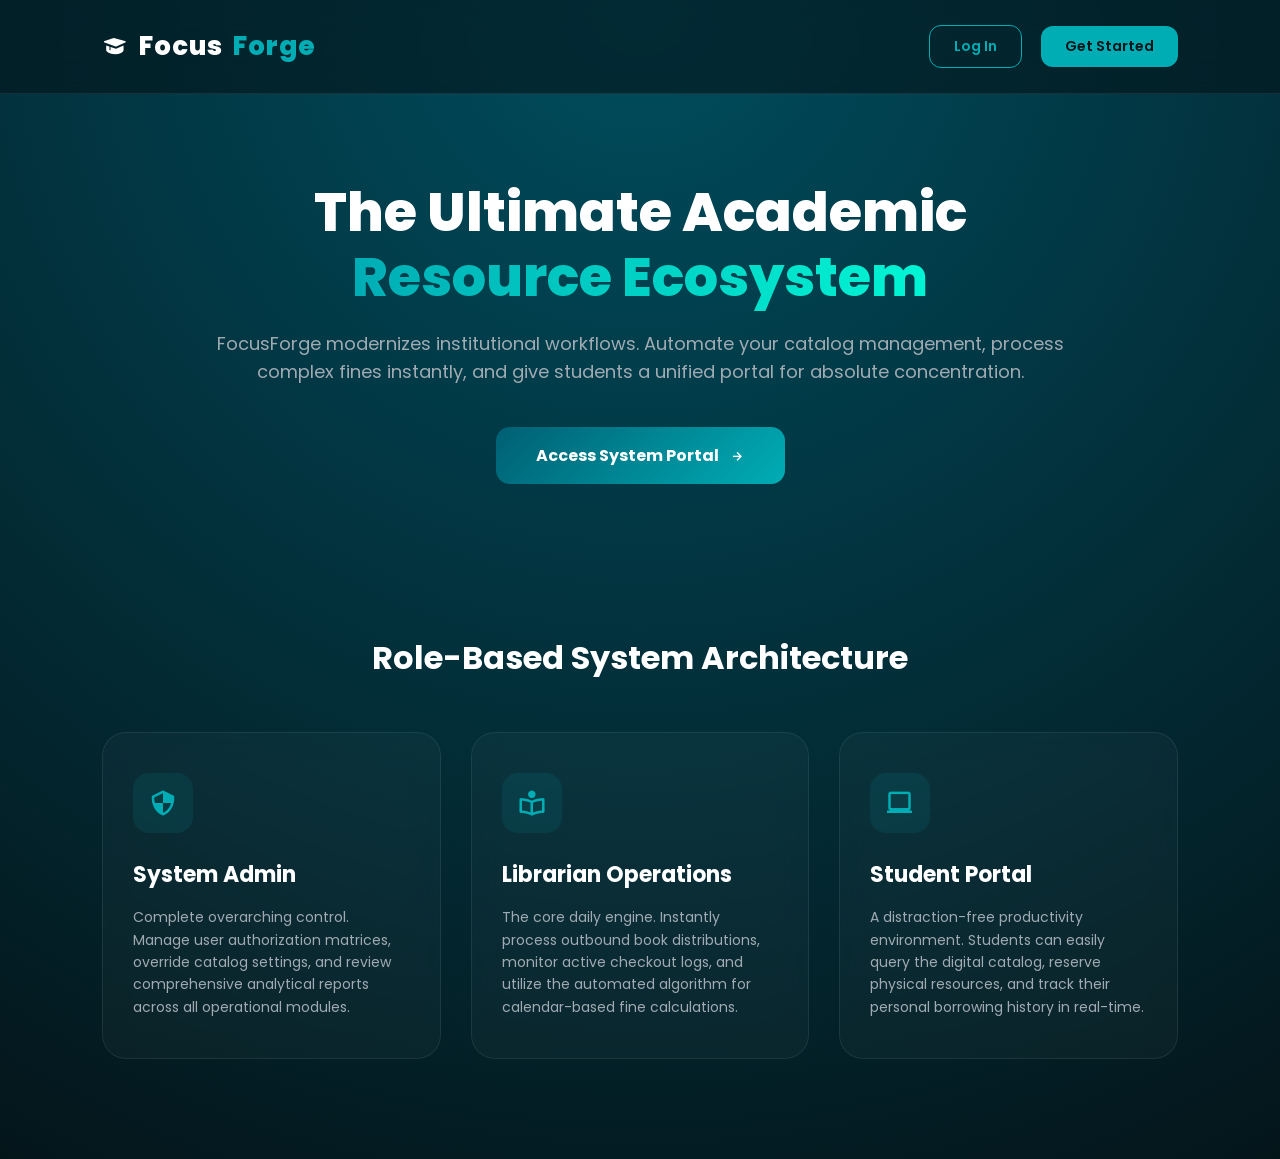
<file: Index.html>
<!DOCTYPE html>
<html lang="en">
<head>
  <meta charset="UTF-8" />
  <meta name="viewport" content="width=device-width, initial-scale=1.0" />
  <title>FocusForge | Digital Library & Productivity</title>
  
  <link href='https://unpkg.com/boxicons@2.1.4/css/boxicons.min.css' rel='stylesheet'>
  
  <style>
    @import url("https://fonts.googleapis.com/css2?family=Poppins:wght@300;400;500;600;700;800&display=swap");

    :root {
      --dark-cyan: #005f73;
      --electric-cyan: #00adb5;
      --bg-dark: #04151a; /* Deep, moody background */
      --glass-bg: rgba(255, 255, 255, 0.03);
      --glass-border: rgba(255, 255, 255, 0.08);
      --text-main: #ffffff;
      --text-muted: #a0aab2;
    }

    * {
      margin: 0;
      padding: 0;
      box-sizing: border-box;
      font-family: "Poppins", sans-serif;
    }

    body {
      background: radial-gradient(circle at top center, #004d5e, var(--bg-dark));
      color: var(--text-main);
      min-height: 100vh;
      overflow-x: hidden;
    }

    /* Initial Load Animation */
    @keyframes fadeUp {
      from { opacity: 0; transform: translateY(30px); }
      to { opacity: 1; transform: translateY(0); }
    }

    .animate-up {
      animation: fadeUp 1s cubic-bezier(0.165, 0.84, 0.44, 1) forwards;
      opacity: 0;
    }

    /* --- Navigation --- */
    nav {
      display: flex;
      justify-content: space-between;
      align-items: center;
      padding: 25px 8%;
      background: rgba(4, 21, 26, 0.6);
      backdrop-filter: blur(15px);
      border-bottom: 1px solid var(--glass-border);
      position: fixed;
      width: 100%;
      top: 0;
      z-index: 100;
    }

    .logo {
      font-size: 26px;
      font-weight: 800;
      letter-spacing: 1px;
      display: flex;
      align-items: center;
      gap: 10px;
    }

    .logo span { color: var(--electric-cyan); }

    .nav-actions button {
      padding: 10px 24px;
      border-radius: 12px;
      font-weight: 600;
      font-size: 14px;
      cursor: pointer;
      transition: all 0.3s ease;
      margin-left: 15px;
    }

    .btn-outline {
      background: transparent;
      border: 1px solid var(--electric-cyan);
      color: var(--electric-cyan);
    }

    .btn-outline:hover {
      background: rgba(0, 173, 181, 0.1);
      box-shadow: 0 0 15px rgba(0, 173, 181, 0.3);
    }

    .btn-solid {
      background: var(--electric-cyan);
      border: none;
      color: var(--bg-dark);
    }

    .btn-solid:hover {
      background: #00cfd9;
      transform: translateY(-2px);
      box-shadow: 0 8px 20px rgba(0, 173, 181, 0.4);
    }

    /* --- Hero Section --- */
    .hero {
      text-align: center;
      padding: 180px 20px 100px;
      max-width: 900px;
      margin: 0 auto;
    }

    .hero h1 {
      font-size: 54px;
      font-weight: 800;
      line-height: 1.2;
      margin-bottom: 20px;
    }

    .hero h1 span {
      background: linear-gradient(90deg, #00adb5, #00f5d4);
      -webkit-background-clip: text;
      -webkit-text-fill-color: transparent;
    }

    .hero p {
      font-size: 18px;
      color: var(--text-muted);
      margin-bottom: 40px;
      line-height: 1.6;
    }

    .hero-btn {
      padding: 16px 40px;
      font-size: 16px;
      border-radius: 14px;
      background: linear-gradient(135deg, var(--dark-cyan), var(--electric-cyan));
      border: none;
      color: white;
      font-weight: 700;
      cursor: pointer;
      display: inline-flex;
      align-items: center;
      gap: 10px;
      transition: all 0.3s ease;
    }

    .hero-btn:hover {
      transform: translateY(-3px) scale(1.02);
      box-shadow: 0 15px 30px rgba(0, 173, 181, 0.3);
    }

    /* --- Roles / Features Grid --- */
    .roles-section {
      padding: 50px 8% 100px;
      max-width: 1400px;
      margin: 0 auto;
    }

    .section-title {
      text-align: center;
      font-size: 32px;
      margin-bottom: 50px;
      font-weight: 700;
    }

    .grid {
      display: grid;
      grid-template-columns: repeat(auto-fit, minmax(300px, 1fr));
      gap: 30px;
    }

    /* Premium Glassmorphism Cards */
    .glass-card {
      background: var(--glass-bg);
      backdrop-filter: blur(12px);
      -webkit-backdrop-filter: blur(12px);
      border: 1px solid var(--glass-border);
      padding: 40px 30px;
      border-radius: 24px;
      transition: all 0.4s ease;
      position: relative;
      overflow: hidden;
    }

    .glass-card::before {
      content: '';
      position: absolute;
      top: 0; left: 0; width: 100%; height: 4px;
      background: transparent;
      transition: all 0.4s ease;
    }

    .glass-card:hover {
      transform: translateY(-10px);
      background: rgba(255, 255, 255, 0.05);
      border-color: rgba(0, 173, 181, 0.3);
      box-shadow: 0 20px 40px rgba(0, 0, 0, 0.4);
    }

    .glass-card:hover::before {
      background: linear-gradient(90deg, var(--dark-cyan), var(--electric-cyan));
    }

    .card-icon {
      width: 60px;
      height: 60px;
      background: rgba(0, 173, 181, 0.1);
      border-radius: 16px;
      display: flex;
      align-items: center;
      justify-content: center;
      font-size: 30px;
      color: var(--electric-cyan);
      margin-bottom: 25px;
    }

    .glass-card h3 {
      font-size: 22px;
      margin-bottom: 15px;
    }

    .glass-card p {
      color: var(--text-muted);
      font-size: 14px;
      line-height: 1.6;
    }

  </style>
</head>
<body>

  <nav class="animate-up" style="animation-delay: 0.1s;">
    <div class="logo">
      <i class='bx bxs-graduation'></i> Focus<span>Forge</span>
    </div>
    <div class="nav-actions" id="auth-nav-container">
      <button id="nav-login-btn" class="btn-outline" onclick="window.location.href='Login.html'">Log In</button>
      <button id="nav-register-btn" class="btn-solid" onclick="window.location.href='Register.html'">Get Started</button>
    </div>
  </nav>

  <section class="hero animate-up" style="animation-delay: 0.3s;">
    <h1>The Ultimate Academic <br><span>Resource Ecosystem</span></h1>
    <p>FocusForge modernizes institutional workflows. Automate your catalog management, process complex fines instantly, and give students a unified portal for absolute concentration.</p>
    
    <button id="hero-cta-btn" class="hero-btn" onclick="window.location.href='Login.html'">
      Access System Portal <i class='bx bx-right-arrow-alt'></i>
    </button>
  </section>

  <section class="roles-section animate-up" style="animation-delay: 0.5s;">
    <h2 class="section-title">Role-Based System Architecture</h2>
    
    <div class="grid">
      <div class="glass-card">
        <div class="card-icon"><i class='bx bx-shield-quarter'></i></div>
        <h3>System Admin</h3>
        <p>Complete overarching control. Manage user authorization matrices, override catalog settings, and review comprehensive analytical reports across all operational modules.</p>
      </div>

      <div class="glass-card">
        <div class="card-icon"><i class='bx bx-book-reader'></i></div>
        <h3>Librarian Operations</h3>
        <p>The core daily engine. Instantly process outbound book distributions, monitor active checkout logs, and utilize the automated algorithm for calendar-based fine calculations.</p>
      </div>

      <div class="glass-card">
        <div class="card-icon"><i class='bx bx-laptop'></i></div>
        <h3>Student Portal</h3>
        <p>A distraction-free productivity environment. Students can easily query the digital catalog, reserve physical resources, and track their personal borrowing history in real-time.</p>
      </div>
    </div>
  </section>

</body>
</html>
</file>
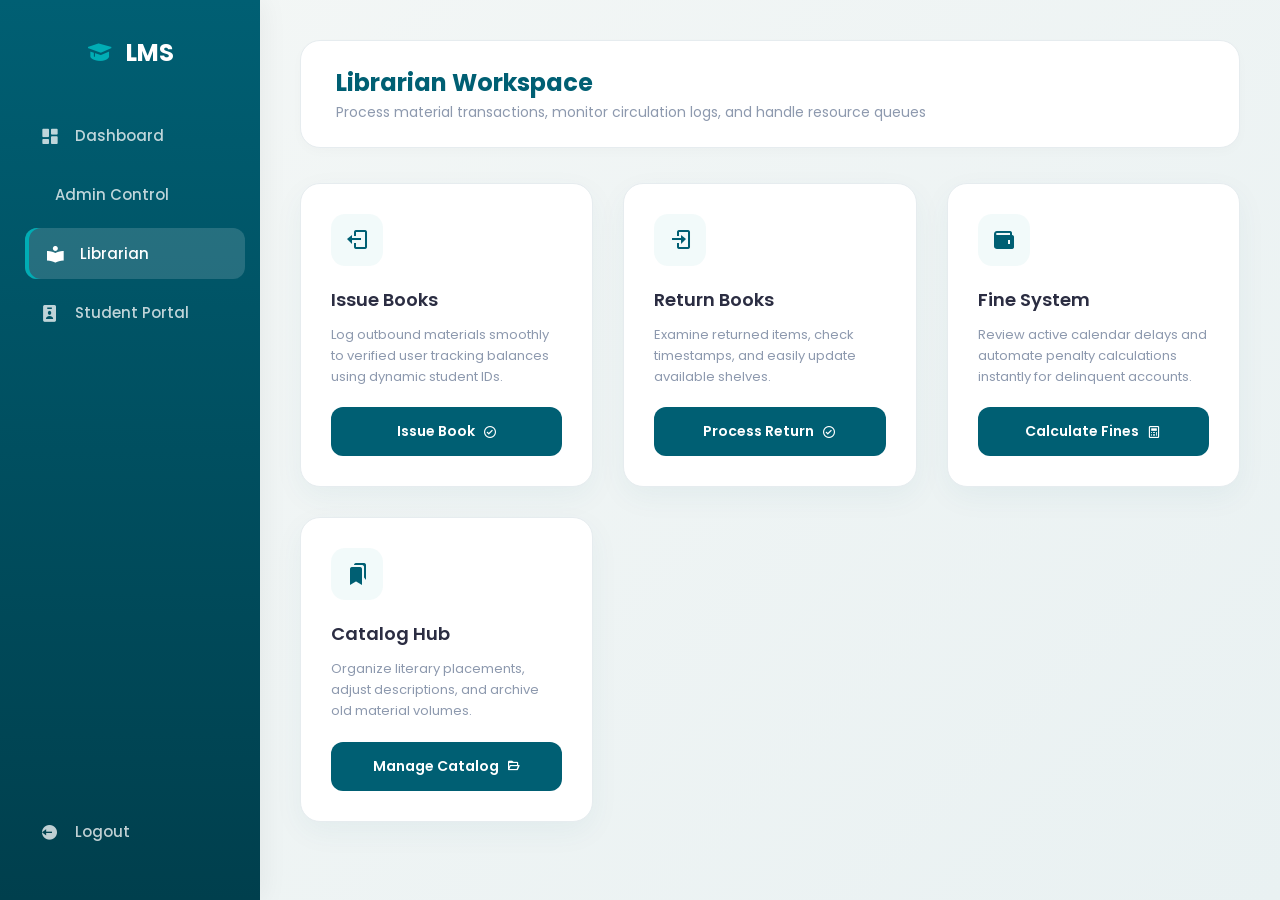
<file: Librarian.html>
<!DOCTYPE html>
<html lang="en">
<head>
  <meta charset="UTF-8">
  <meta name="viewport" content="width=device-width, initial-scale=1.0">
  <title>Librarian Panel</title>
  <link href='https://unpkg.com/boxicons@2.1.4/css/boxicons.min.css' rel='stylesheet'>
  <link rel="stylesheet" href="master.css">
</head>
<body>

  <div class="sidebar">
    <h2><i class='bx bxs-graduation'></i> LMS</h2>
    <a href="Dashboard.html"><i class='bx bxs-dashboard'></i> Dashboard</a>
    <a href="Admin.html"><i class='bx bxs-shield-quarter'></i> Admin Control</a>
    <a href="Librarian.html" class="active"><i class='bx bxs-book-reader'></i> Librarian</a>
    <a href="Student.html"><i class='bx bxs-user-badge'></i> Student Portal</a>
    <a href="Login.html" style="margin-top: auto;"><i class='bx bxs-log-out-circle'></i> Logout</a>
  </div>

  <div class="main">
    <div class="topbar">
      <div>
        <h1>Librarian Workspace</h1>
        <p>Process material transactions, monitor circulation logs, and handle resource queues</p>
      </div>
    </div>

    <div class="app-grid">
      <div class="panel-card">
        <div class="card-body">
          <div class="card-icon"><i class='bx bx-log-out'></i></div>
          <h3>Issue Books</h3>
          <p>Log outbound materials smoothly to verified user tracking balances using dynamic student IDs.</p>
          <button class="action-btn">Issue Book <i class='bx bx-check-circle'></i></button>
        </div>
      </div>

      <div class="panel-card">
        <div class="card-body">
          <div class="card-icon"><i class='bx bx-log-in'></i></div>
          <h3>Return Books</h3>
          <p>Examine returned items, check timestamps, and easily update available shelves.</p>
          <button class="action-btn">Process Return <i class='bx bx-check-circle'></i></button>
        </div>
      </div>

      <div class="panel-card">
        <div class="card-body">
          <div class="card-icon"><i class='bx bxs-wallet'></i></div>
          <h3>Fine System</h3>
          <p>Review active calendar delays and automate penalty calculations instantly for delinquent accounts.</p>
          <button class="action-btn">Calculate Fines <i class='bx bx-calculator'></i></button>
        </div>
      </div>

      <div class="panel-card">
        <div class="card-body">
          <div class="card-icon"><i class='bx bxs-bookmarks'></i></div>
          <h3>Catalog Hub</h3>
          <p>Organize literary placements, adjust descriptions, and archive old material volumes.</p>
          <button class="action-btn">Manage Catalog <i class='bx bx-folder-open'></i></button>
        </div>
      </div>
    </div>
  </div>

</body>
</html>
</file>
<file: master.css>
@import url("https://fonts.googleapis.com/css2?family=Poppins:wght@300;400;500;600;700&display=swap");

:root {
  --dark-cyan: #005f73;
  --electric-cyan: #00adb5;
  --light-cyan: rgba(0, 147, 150, 0.05);
  --bg-gradient: linear-gradient(135deg, #f4f7f6, #e9f1f2);
  --card-bg: #ffffff;
  --text-dark: #2b2d42;
  --text-muted: #8d99ae;
  --border-color: #e6ecef;
  --shadow-sm: 0 4px 12px rgba(0, 0, 0, 0.02);
  --shadow-md: 0 10px 30px rgba(0, 95, 115, 0.05);
  --shadow-hover: 0 16px 40px rgba(0, 173, 181, 0.18);
}

* {
  margin: 0;
  padding: 0;
  box-sizing: border-box;
  font-family: "Poppins", sans-serif;
}

body {
  background: var(--bg-gradient);
  color: var(--text-dark);
  min-height: 100vh;
}

/* Sidebar Layout */
.sidebar {
  width: 260px;
  height: 100vh;
  background: linear-gradient(180deg, var(--dark-cyan), #003f4d);
  position: fixed;
  color: white;
  padding: 35px 20px;
  display: flex;
  flex-direction: column;
  box-shadow: 4px 0 25px rgba(0, 0, 0, 0.05);
  z-index: 10;
}

.sidebar h2 {
  margin-bottom: 40px;
  text-align: center;
  font-weight: 700;
  display: flex;
  align-items: center;
  justify-content: center;
  gap: 12px;
  font-size: 24px;
}

.sidebar h2 i {
  color: var(--electric-cyan);
  font-size: 28px;
}

.sidebar a {
  display: flex;
  align-items: center;
  gap: 15px;
  color: rgba(255, 255, 255, 0.75);
  text-decoration: none;
  padding: 14px 20px;
  margin-bottom: 8px;
  border-radius: 12px;
  font-weight: 500;
  font-size: 15px;
  transition: all 0.3s cubic-bezier(0.25, 0.8, 0.25, 1);
}

.sidebar a i {
  font-size: 20px;
}

.sidebar a:hover, .sidebar a.active {
  background: rgba(255, 255, 255, 0.1);
  color: #ffffff;
  transform: translateX(5px);
}

.sidebar a.active {
  box-shadow: inset 4px 0 0 var(--electric-cyan);
  background: rgba(255, 255, 255, 0.15);
}

/* Main Workspace Content Area */
.main {
  margin-left: 260px;
  padding: 40px;
  max-width: 1400px;
}

/* Modular Topbar Configuration */
.topbar {
  background: var(--card-bg);
  padding: 24px 35px;
  border-radius: 20px;
  display: flex;
  justify-content: space-between;
  align-items: center;
  box-shadow: var(--shadow-sm);
  border: 1px solid var(--border-color);
  margin-bottom: 35px;
}

.topbar h1 {
  font-size: 24px;
  color: var(--dark-cyan);
  font-weight: 700;
}

.topbar p {
  color: var(--text-muted);
  font-size: 14px;
  margin-top: 2px;
}

/* Master Responsive Content Grid Layout */
.app-grid {
  display: grid;
  grid-template-columns: repeat(auto-fit, minmax(280px, 1fr));
  gap: 30px;
}

/* Clean UI Cards */
.panel-card {
  background: var(--card-bg);
  border-radius: 20px;
  box-shadow: var(--shadow-md);
  border: 1px solid var(--border-color);
  transition: all 0.3s cubic-bezier(0.25, 0.8, 0.25, 1);
  display: flex;
  flex-direction: column;
  justify-content: space-between;
  overflow: hidden;
}

.panel-card:hover {
  transform: translateY(-6px);
  box-shadow: var(--shadow-hover);
  border-color: rgba(0, 173, 181, 0.25);
}

.card-body {
  padding: 30px;
}

.card-icon {
  width: 52px;
  height: 52px;
  background: var(--light-cyan);
  color: var(--dark-cyan);
  border-radius: 14px;
  display: flex;
  align-items: center;
  justify-content: center;
  font-size: 24px;
  margin-bottom: 20px;
  transition: all 0.3s ease;
}

.panel-card:hover .card-icon {
  background: var(--dark-cyan);
  color: #ffffff;
}

.panel-card h3 {
  font-size: 18px;
  color: var(--text-dark);
  margin-bottom: 12px;
  font-weight: 600;
}

.panel-card p {
  color: var(--text-muted);
  font-size: 13px;
  line-height: 1.6;
}

/* Action Form Buttons */
.action-btn {
  width: 100%;
  padding: 14px;
  border: none;
  border-radius: 12px;
  background: var(--dark-cyan);
  color: white;
  font-weight: 600;
  font-size: 14px;
  cursor: pointer;
  display: flex;
  align-items: center;
  justify-content: center;
  gap: 8px;
  transition: all 0.3s ease;
  margin-top: 20px;
}

.action-btn:hover {
  background: var(--electric-cyan);
  box-shadow: 0 8px 20px rgba(0, 173, 181, 0.3);
}

/* Specialized Elements for Student Portal View */
.search-wrapper {
  position: relative;
  width: 100%;
  margin-top: 20px;
}

.search-wrapper i {
  position: absolute;
  left: 20px;
  top: 50%;
  transform: translateY(-50%);
  font-size: 20px;
  color: var(--text-muted);
  transition: color 0.3s ease;
}

.search-input {
  width: 100%;
  padding: 16px 16px 16px 55px;
  border-radius: 14px;
  border: 1px solid var(--border-color);
  outline: none;
  font-size: 14px;
  background: #fafbfc;
  transition: all 0.3s ease;
}

.search-input:focus {
  background: #ffffff;
  border-color: var(--electric-cyan);
  box-shadow: 0 0 0 4px rgba(0, 173, 181, 0.08);
}

.search-input:focus + i {
  color: var(--electric-cyan);
}

.book-img {
  width: 100%;
  height: 210px;
  object-fit: cover;
  border-bottom: 1px solid var(--border-color);
}
</file>
